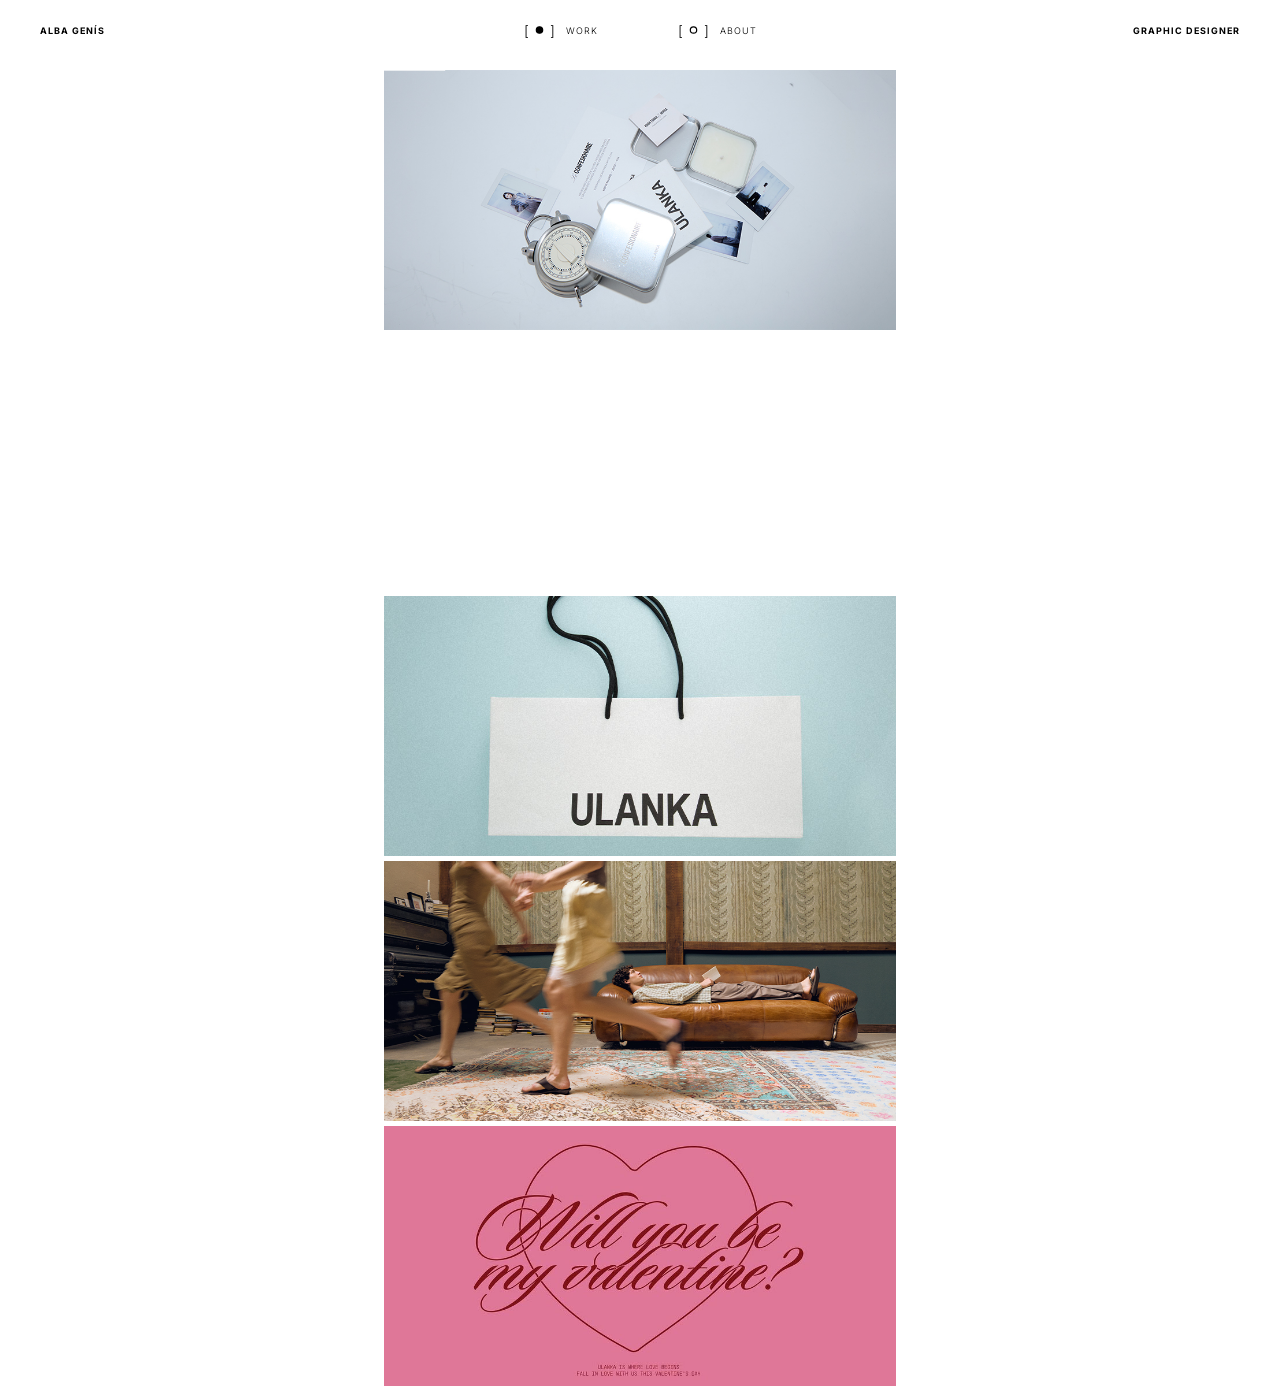
<file: index.html>
<!DOCTYPE html>
<html lang="es">
<head>
  <meta charset="UTF-8">
  <meta name="viewport" content="width=device-width, initial-scale=1.0">
  <title>Portfolio - Alba Genís</title>
  <link rel="stylesheet" href="style.css">
</head>
<body>
<!-- -------------------------------- MENU -------------------------------- -->
  <header>
    <div class="left">ALBA GENÍS</div>
    <nav>
  <a href="#" class="nav-item active">
    <span class="icon">
      <span class="bracket">[</span>

      <svg width="16" height="16" viewBox="0 0 20 20">
        <circle cx="10" cy="10" r="4" class="dot"/>
      </svg>

      <span class="bracket">]</span>
    </span>
    WORK
  </a>

  <a href="about.html" class="nav-item">
    <span class="icon">
      <span class="bracket">[</span>
      <svg width="16" height="16" viewBox="0 0 20 20">
        <circle cx="10" cy="10" r="4" class="dot"/>
      </svg>
      <span class="bracket">]</span>
    </span>
    ABOUT
  </a>

</nav>
    <div class="right">GRAPHIC DESIGNER</div>
  </header>
<!-- --------------------------------FIN MENU -------------------------------- -->
<!---------------------------SCROLL PROYECTOS HOME--------------------- -->

  <main>
     <!----------------------------------- PROYECTO 1 ------------------------------------->
    <section class="project">
  <div class="media">

    <!-- FILA IZQUIERDA -->
    <div class="side left">
      <img src="contenido/proyecto 4/carrusel/proyecto4-img2.jpg">
       <div class="side-item">
          <img src="contenido/proyecto 4/carrusel/proyecto4-img8.jpg">
          <p> Le Confesionaire </p>
    </div>

       </div>
      

    <!-- IMAGEN CENTRAL -->
    <div class="center">
      <a href="proyecto4.html">
      <img src="contenido/proyecto 4/portada-invitacion-leconfesionaire2.jpg">
      </a>
    </div>

    <!-- FILA DERECHA -->
    <div class="side right">
       <div class="side-item">
        <img src="contenido/proyecto 4/carrusel/proyecto4-img7.jpg">
        <p>Graphic design and art direction</p>
       </div>
    
      <img src="contenido/proyecto 4/carrusel/proyecto4-img4.jpg">
    </div>

  </div>
</section>
 <!----------------------------------- PROYECTO 2 ------------------------------------->
    <section class="project">
  <div class="media">

    <!-- FILA IZQUIERDA -->
    <div class="side left">
      <img src="contenido/proyecto 7/preyecto-7-cartel.jpg"> 
       <div class="side-item">
          <img src="contenido/proyecto 7/foto-1-proyecto-summer-party.jpg">
          <p> Summer Opening Party </p>
    </div>

       </div>
      

    <!-- IMAGEN CENTRAL -->
    <div class="center">
      <a href="proyecto7.html">
      <video src="contenido/proyecto 7/proyecto-7-img-central-1.mp4" autoplay loop muted playsinline>
      </video>
      </a>
    </div>

    <!-- FILA DERECHA -->
    <div class="side right">
       <div class="side-item">
        <img src="contenido/proyecto 7/proyecto-7-foto-gildas.jpg">
        <p>Set design and graphics</p>
       </div>
    
      <video src="contenido/proyecto 7/proyecto-7-pegatinas-sueltas.mp4" autoplay loop muted playsinline>
      </video>  
    </div>

  </div>
</section>


<!----------------------------------- PROYECTO 3 ------------------------------------->
    <section class="project">
  <div class="media">

    <!-- FILA IZQUIERDA -->
    <div class="side left">
      <img src="contenido/proyecto 5/proyecto-bolsa-6.jpg">
       <div class="side-item">
          <img src="contenido/proyecto 5/proyecto-bolsa-2.jpg">
          <p>Limited edition bag </p>
    </div>

       </div>
      

    <!-- IMAGEN CENTRAL -->
    <div class="center">
      <a href="proyecto5.html">
      <img src="contenido/proyecto-bolsa-7.jpg">
      </a>
    </div>

    <!-- FILA DERECHA -->
    <div class="side right">
       <div class="side-item">
        <img src="contenido/proyecto 5/proyecto-bolsa-8.jpg">
        <p>Packaging design</p>
       </div>
    
      <img src="contenido/proyecto 5/proyecto-bolsa-4.jpg">
    </div>

  </div>
</section>

<!----------------------------------- PROYECTO 2 ------------------------------------->
    <section class="project">
  <div class="media">

    <!-- FILA IZQUIERDA -->
    <div class="side left">
      <img src="contenido/proyecto 6/proyecto-6-img3.jpg">
       <div class="side-item">
          <img src="contenido/proyecto 6/proyecto-6-img2.jpg">
          <p>First days of summer </p>
    </div>

       </div>
      

    <!-- IMAGEN CENTRAL -->
    <div class="center">
      <a href="proyecto6.html">
      <img src="contenido/proyecto 6/proyecto-6-imgcentral.jpg">
      </a>
    </div>

    <!-- FILA DERECHA -->
    <div class="side right">
       <div class="side-item">
        <img src="contenido/proyecto 6/proyecto-6-img1.jpg">
        <p>Set design and graphics</p>
       </div>
    
      <img src="contenido/proyecto 6/proyecto-6-img4.jpg">
    </div>

  </div>
</section>

    <!----------------------------------- PROYECTO 4 ------------------------------------->
    <section class="project">
  <div class="media">

    <!-- FILA IZQUIERDA -->
    <div class="side left">
      <img src="contenido/proyecto 1/hover/proyecto1-img1.jpg">
       <div class="side-item">
          <video src="contenido/proyecto 1/hover/proyecto1-video1.mp4" autoplay loop muted playsinline></video>
          <p>Sv campaign 2025 </p>
    </div>

       </div>
      

    <!-- IMAGEN CENTRAL -->
    <div class="center">
      <a href="proyecto1.html">
      <img src="contenido/proyecto-1-home.jpg">
      </a>
    </div>

    <!-- FILA DERECHA -->
    <div class="side right">
       <div class="side-item">
        <video src="contenido/proyecto 1/hover/proyecto1-video2.mp4" autoplay loop muted playsinline></video>
        <p>Graphics and content creation</p>
       </div>
    
      <video src="contenido/proyecto 1/hover/proyecto1-video3.mp4" autoplay loop muted playsinline></video>
    </div>

  </div>
</section>

    
    
  </main>
  
<script>
  window.addEventListener("scroll", () => {
    if (window.scrollY > 40) {
      document.body.classList.add("menu-scrolled");
    } else {
      document.body.classList.remove("menu-scrolled");
    }
  });
</script>

</body>
</html>
</file>
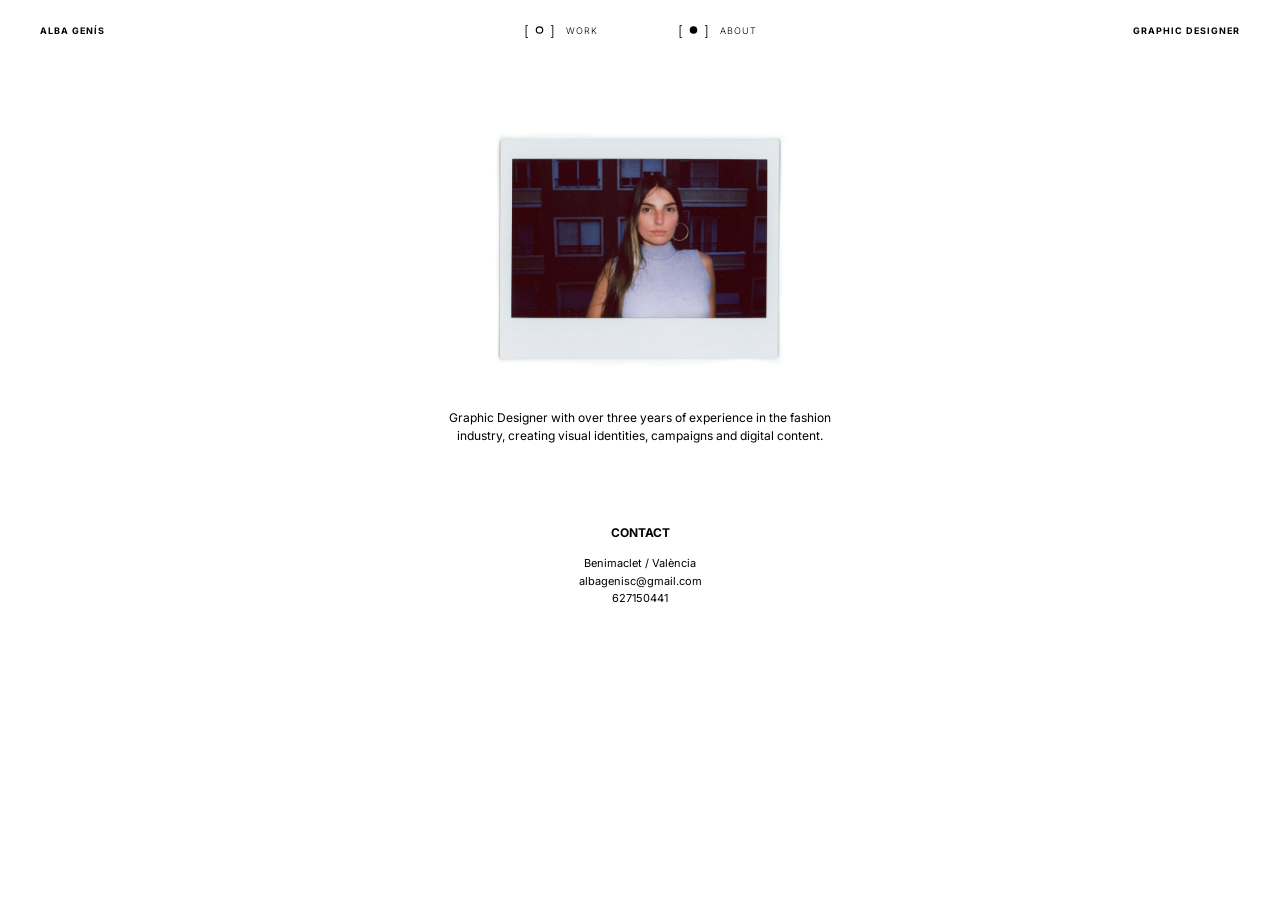
<file: about.html>
<!DOCTYPE html>
<html lang="es">
<head>
  <meta charset="UTF-8">
  <meta name="viewport" content="width=device-width, initial-scale=1.0">
  <title>Portfolio - Alba Genís</title>
  <link rel="stylesheet" href="style.css">
</head>
<body>
<!-- -------------------------------- MENU -------------------------------- -->
 <header>
    <div class="left">
      <a href="index.html">ALBA GENÍS</a>
    </div>
    <nav>
  <a href="index.html" class="nav-item" >
    <span class="icon">
      <span class="bracket">[</span>

      <svg width="16" height="16" viewBox="0 0 20 20">
        <circle cx="10" cy="10" r="4" class="dot"/>
      </svg>

      <span class="bracket">]</span>
    </span>
    WORK
  </a>

  <a href="about.html" class="nav-item active">
    <span class="icon">
      <span class="bracket">[</span>
      <svg width="16" height="16" viewBox="0 0 20 20">
        <circle cx="10" cy="10" r="4" class="dot"/>
      </svg>
      <span class="bracket">]</span>
    </span>
    ABOUT
  </a>

</nav>
    <div class="right">GRAPHIC DESIGNER</div>
  </header>
<!-- --------------------------------FIN MENU -------------------------------- -->
<!---------------------------SCROLL PROYECTOS HOME--------------------- -->

 <main class="about-page">

  <div class="about-image">
    <img src="contenido/PAGINA ABOUT/foto-about.jpg" alt="Alba Genís">
  </div>

  <div class="about-text">
    <p>
      Graphic Designer with over three years of experience in the fashion industry,
      creating visual identities, campaigns and digital content.
    </p>
  </div>

  <div class="about-contact">

    <h2>CONTACT</h2>

    <p>Benimaclet / València</p>

    <p>
      <a href="mailto:albagenisc@gmail.com">
        albagenisc@gmail.com
      </a>
    </p>

    <p>
      <a href="tel:+34627150441">
        627150441
      </a>
    </p>

  </div>

</main>

</body>
</html>
</file>
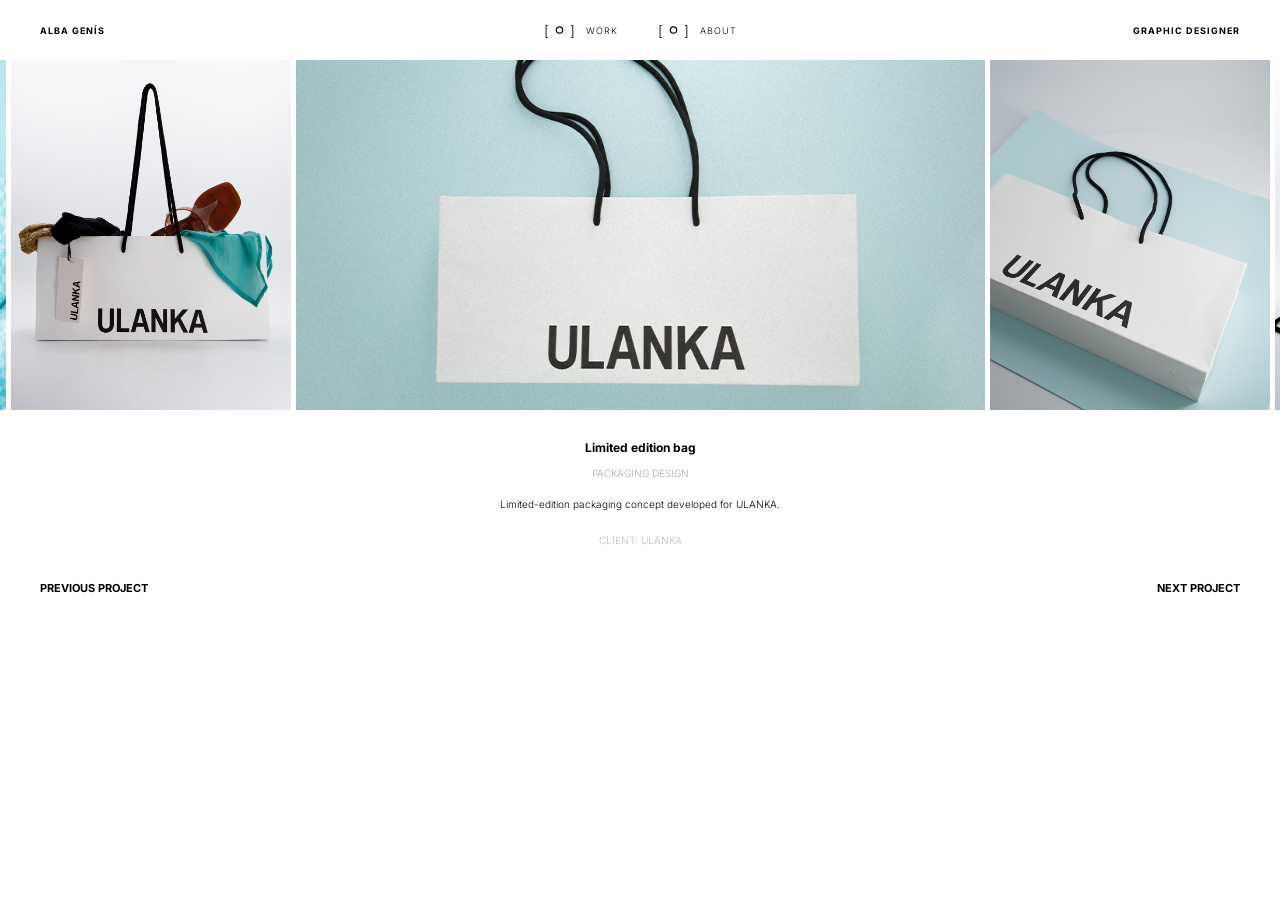
<file: proyecto5.html>
<!DOCTYPE html>
<html lang="es">
<head>
  <meta charset="UTF-8">
  <meta name="viewport" content="width=device-width, initial-scale=1.0">
  <title>Portfolio - Alba Genís</title>
  <link rel="stylesheet" href="style-proyectos.css">
</head>

<body>

<!-- -------------------------------- MENU -------------------------------- -->
<header>
  <div class="left">
    <a href="index.html">ALBA GENÍS</a>
  </div>

  <nav>
    <a href="index.html" class="nav-item">
      <span class="icon">
        <span class="bracket">[</span>
        <svg width="16" height="16" viewBox="0 0 20 20">
          <circle cx="10" cy="10" r="4" class="dot"/>
        </svg>
        <span class="bracket">]</span>
      </span>
      WORK
    </a>

    <a href="about.html" class="nav-item">
      <span class="icon">
        <span class="bracket">[</span>
        <svg width="16" height="16" viewBox="0 0 20 20">
          <circle cx="10" cy="10" r="4" class="dot"/>
        </svg>
        <span class="bracket">]</span>
      </span>
      ABOUT
    </a>
  </nav>

  <div class="right">GRAPHIC DESIGNER</div>
</header>
<!-- -------------------------------- FIN MENU -------------------------------- -->


<main class="project-page">

  <!-- 🎥 CARRUSEL -->
  <section class="carousel">
    <div class="carousel-track">

        <img src="contenido/proyecto 5/proyecto-bolsa-6.jpg">

       <img src="contenido/proyecto 5/proyecto-bolsa-2.jpg">

      <img src="contenido/proyecto-bolsa-7.jpg">

      <img src="contenido/proyecto 5/proyecto-bolsa-8.jpg">

      <img src="contenido/proyecto 5/proyecto-bolsa-4.jpg">

      <img src="contenido/proyecto 5/proyecto-bolsa.jpg">

      <img src="contenido/proyecto 5/proyecto-bolsa-9.jpg">

        <img src="contenido/proyecto 5/proyecto-bolsa-10.jpg">


  </section>


  <!-- 📝 TEXTO -->
  <section class="project-info">
    <h1>Limited edition bag</h1>

    <p class="subtitle">
      Packaging design
    </p>

    <p>
      
      Limited-edition packaging concept developed for ULANKA.
    </p>


    <div class="info-bottom">
      <a href="proyecto6.html" class="prev">PREVIOUS PROJECT</a>
      <p class="client">CLIENT: ULANKA</p>
      <a href="proyecto1.html" class="next">NEXT PROJECT</a>
    </div>
  </section>

</main>


<script>
  window.addEventListener("load", () => {
    const carousel = document.querySelector(".carousel");
    const track = document.querySelector(".carousel-track");

    if (!carousel || !track) return;

    const items = track.children;
    const centerItem = items[2];

    if (!centerItem) return;

    const offset =
      centerItem.offsetLeft -
      (carousel.offsetWidth / 2) +
      (centerItem.offsetWidth / 2);

    carousel.scrollLeft = offset;
  });

  const carousel = document.querySelector(".carousel");

  if (carousel) {
    carousel.addEventListener("wheel", (event) => {
      if (Math.abs(event.deltaY) > Math.abs(event.deltaX)) {
        event.preventDefault();
        carousel.scrollLeft += event.deltaY;
      }
    }, { passive: false });
  }
</script>

</body>
</html>
</file>
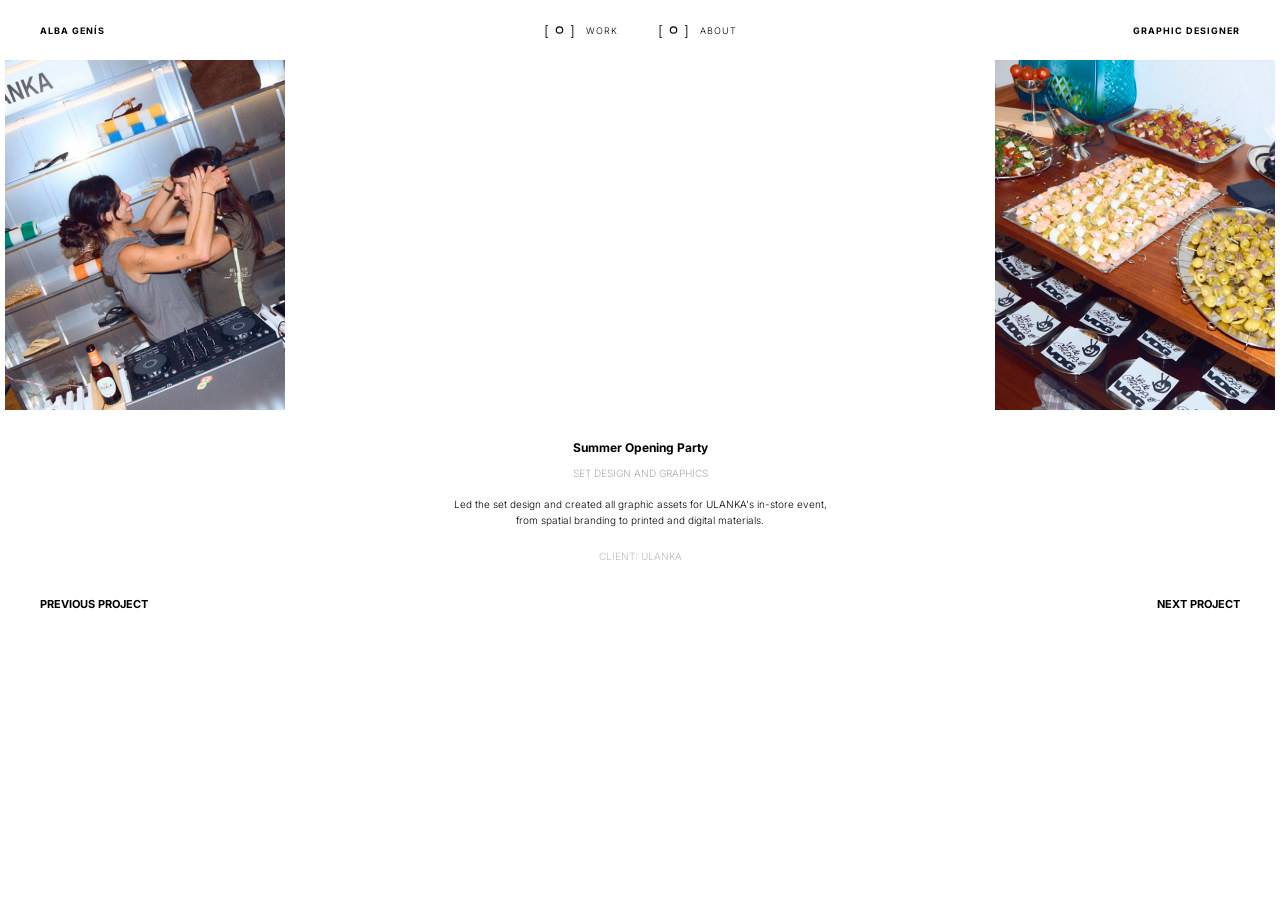
<file: proyecto7.html>
<!DOCTYPE html>
<html lang="es">
<head>
  <meta charset="UTF-8">
  <meta name="viewport" content="width=device-width, initial-scale=1.0">
  <title>Portfolio - Alba Genís</title>
  <link rel="stylesheet" href="style-proyectos.css">
</head>

<body>

<!-- -------------------------------- MENU -------------------------------- -->
<header>
  <div class="left">
    <a href="index.html">ALBA GENÍS</a>
  </div>

  <nav>
    <a href="index.html" class="nav-item">
      <span class="icon">
        <span class="bracket">[</span>
        <svg width="16" height="16" viewBox="0 0 20 20">
          <circle cx="10" cy="10" r="4" class="dot"/>
        </svg>
        <span class="bracket">]</span>
      </span>
      WORK
    </a>

    <a href="about.html" class="nav-item">
      <span class="icon">
        <span class="bracket">[</span>
        <svg width="16" height="16" viewBox="0 0 20 20">
          <circle cx="10" cy="10" r="4" class="dot"/>
        </svg>
        <span class="bracket">]</span>
      </span>
      ABOUT
    </a>
  </nav>

  <div class="right">GRAPHIC DESIGNER</div>
</header>
<!-- -------------------------------- FIN MENU -------------------------------- -->


<main class="project-page">

  <!-- 🎥 CARRUSEL -->
  <section class="carousel">
    <div class="carousel-track">

        <img src="contenido/proyecto 7/preyecto-7-cartel.jpg">

       <img src="contenido/proyecto 7/foto-1-proyecto-summer-party.jpg">

      <video src="contenido/proyecto 7/proyecto-7-img-central-1.mp4" autoplay loop muted playsinline></video>

      <img src="contenido/proyecto 7/proyecto-7-foto-gildas.jpg">

      <video src="contenido/proyecto 7/proyecto-7-pegatinas-sueltas.mp4" autoplay loop muted playsinline></video>
      <img src="contenido/proyecto 7/foto-2-proyecto-summer-party.jpg">
        
      
      </div>
      
  </section>


  <!-- 📝 TEXTO -->
  <section class="project-info">
    <h1>Summer Opening Party</h1>

    <p class="subtitle">
      Set design and graphics
    </p>

    <p>
      
      Led the set design and created all graphic assets for ULANKA's in-store event, <br> from spatial branding to printed and digital materials.
    </p>


    <div class="info-bottom">
      <a href="proyecto4.html" class="prev">PREVIOUS PROJECT</a>
      <p class="client">CLIENT: ULANKA</p>
      <a href="proyecto5.html" class="next">NEXT PROJECT</a>
    </div>
  </section>

</main>


<script>
  window.addEventListener("load", () => {
    const carousel = document.querySelector(".carousel");
    const track = document.querySelector(".carousel-track");

    if (!carousel || !track) return;

    const items = track.children;
    const centerItem = items[2];

    if (!centerItem) return;

    const offset =
      centerItem.offsetLeft -
      (carousel.offsetWidth / 2) +
      (centerItem.offsetWidth / 2);

    carousel.scrollLeft = offset;
  });

  const carousel = document.querySelector(".carousel");

  if (carousel) {
    carousel.addEventListener("wheel", (event) => {
      if (Math.abs(event.deltaY) > Math.abs(event.deltaX)) {
        event.preventDefault();
        carousel.scrollLeft += event.deltaY;
      }
    }, { passive: false });
  }
</script>

</body>
</html>
</file>
<file: style.css>
* {
  margin: 0;
  padding: 0;
  box-sizing: border-box;
}
@font-face {
  font-family: 'Inter';
  src: url('fuentes/inter/Inter-VariableFont_opsz\,wght.ttf') format('truetype');
  font-weight: 100 900;
  font-style: normal;
}

body {
  background: #ffffff;
  font-family: 'Inter', sans-serif;
}


/* HEADER */
header {
  position: fixed;
  top: 0;
  width: 100%;
  height: 60px;

  display: flex;
  align-items: center;

  padding: 0 40px;
  font-size: 12px;
  letter-spacing: 1px;

   z-index: 1000; /* para que esté por encima del contenido */

   mix-blend-mode: difference;
}

header,
header a,
.nav-item {
  color: white;
  font-weight: 300;
  font-family: 'Inter', sans-serif;
  font-size: 9px;
}

nav {
  position: absolute;
  left: 50%;
  transform: translateX(-50%);

  display: flex;
  gap: 60px;
}

.left {
  margin-right: auto;
  font-weight: 700;
}

.left a {
  color: rgb(255, 255, 255);
  text-decoration: none;
  font-weight: 700; /* o bold */
}

.right {
  margin-left: auto;
  font-weight: 700;
}

nav {
  display: flex;
  align-items: center;
  gap: 40px; /* ajusta este espacio a tu gusto */
} 

nav a {
  margin: 0 20px;
  text-decoration: none;
  color: white;
}
.nav-item {
  display: flex;
  align-items: center;
  gap: 10px;
  text-decoration: none;
  color: white;
}

.icon {
  display: flex;
  align-items: center;
  gap: 2px;
}

.bracket {
  font-size: 14px;
}

.dot {
  fill: none;
  stroke: white;
  stroke-width: 1.5;
}

.nav-item:hover .dot {
  fill: white;
}

.nav-item.active .dot {
  fill: white;
}

/* CONTENIDO */
main {
  margin-top: 70px;
  display: flex;
  flex-direction: column;
  align-items: center;
}

/* PROYECTOS */
.project {
  width: 40%;
  margin: 0 auto 5px auto; /* centra SIEMPRE */
}

.project img {
  width: 100%;
  display: block;
}

.project video {
  width: 100%;
  display: block;
}

/* MEDIA HOVER */
.media {
  position: relative;
  width: 100%;
}
/* centro */
.center {
  width: 100%;
  max-width: 100%;
  z-index: 2;
}

.center img,
.center video {
  width: 100%;
  display: block;
}



/* lados (ocultos al inicio) */
.side {
  display: none;
  gap: 5px;
  position: absolute;
  top: 0;
  height: 100%;
 
}

.left {
  right: calc(100% + 5px);
}

.right {
  left: calc(100% + 5px);
}

/* tamaño de items */
.side img,
.side video {
  height: 100%;     /* 🔥 misma altura que el contenedor */
  width: auto;      /* 🔥 mantiene proporción */
  object-fit: contain; /* 🔥 NO recorta */
  background: white !important;
}
.side-item {
  display: flex;
  flex-direction: column;
}

.side-item p {

  margin-top: 5px;

  font-size: 10px;
  FONT-WEIGHT: 300;

  color: black;
  text-align: center;
}

/* 🔥 HOVER */
.media:hover .side {
  display: flex;
}

/* PAGINA DE ABOUT*/
.about-page {
  margin-top: 120px;

  display: flex;
  flex-direction: column;
  align-items: center;
}

.about-image {
  width: 320px;´
  margin-top: 100px;
  margin-bottom: 30px;
}

.about-image img {
  width: 100%;
  display: block;
}

.about-text {
  max-width: 420px;

  text-align: center;

  font-size: 12px;
  line-height: 1.5;

  margin-bottom: 80px;
}

.about-contact {
  text-align: center;
}

.about-contact h2 {
  font-size: 12px;
  margin-bottom: 15px;
}

.about-contact p {
  font-size: 11px;
  line-height: 1.6;
}

.about-contact a {
  color: inherit;
  text-decoration: none;
}

.about-contact a:hover {
  text-decoration: underline;
}

/* ------------------- MOBILE MENU ------------------- */
@media (max-width: 768px) {

  header {
    height: 150px;
    padding: 28px 20px 20px;
    flex-direction: column;
    justify-content: flex-start;
    gap: 45px;
    mix-blend-mode: difference;
    transition: height 0.2s ease, padding 0.2s ease;
  }

  header .left {
  margin: 0;
  font-size: 18px;
  font-weight: 700;
  text-align: center;
}

header .left a {
  font-size: 18px;
  font-weight: 700;
   color: rgb(255, 255, 255);
  text-decoration: none;
  font-weight: 700; /* o bold */
}

  .right {
    display: none;
  }

  nav {
    position: static;
    transform: none;
    display: flex;
    gap: 10px;
    font-size: 13px;
  }

  body.menu-scrolled header {
    height: 60px;
    padding: 40px 20px;
    justify-content: center;
  }

  body.menu-scrolled .left {
    display: none;
  }

  main {
    margin-top: 170px;
  }
}

/*presentacion proyectos movil*/
@media (max-width: 768px) {
  .project {
    width: 90%;
     margin: 0 auto 28px auto;
  }

  .side {
    display: none !important; /* oculta siempre los lados en móvil */
  }
}
</file>
<file: style-proyectos.css>
* {
  margin: 0;
  padding: 0;
  box-sizing: border-box;
}

@font-face {
  font-family: 'Inter';
  src: url('fuentes/inter/Inter-VariableFont_opsz\,wght.ttf') format('truetype');
  font-weight: 100 900;
  font-style: normal;
}

html,
body {
  width: 100%;
  min-height: 100%;
}

body {
  background: #ffffff;
  font-family: 'Inter', sans-serif;
  overflow-x: hidden;
}

/* ------------------- HEADER ------------------- */

header {
  position: fixed;
  top: 0;
  left: 0;

  width: 100%;
  height: 60px;

  display: flex;
  align-items: center;

  padding: 0 40px;
  font-size: 9px;
  letter-spacing: 1px;

  z-index: 1000;
  mix-blend-mode: difference;
}

header,
header a,
.nav-item {
  color: white;
  font-family: 'Inter', sans-serif;
  font-size: 9px;
  font-weight: 300;
}

.left {
  margin-right: auto;
}

.left a,
.left a:visited,
.left a:hover,
.left a:active {
  color: white;
  text-decoration: none;
  font-weight: 700;
}

.right {
  margin-left: auto;
  font-weight: 700;
}

nav {
  position: absolute;
  left: 50%;
  transform: translateX(-50%);

  display: flex;
  align-items: center;
  gap: 40px;
}

nav a {
  text-decoration: none;
  color: white;
}

.nav-item {
  display: flex;
  align-items: center;
  gap: 10px;
  text-decoration: none;
}

.icon {
  display: flex;
  align-items: center;
  gap: 2px;
}

.bracket {
  font-size: 14px;
}

.dot {
  fill: none;
  stroke: white;
  stroke-width: 1.5;
}

.nav-item:hover .dot,
.nav-item.active .dot {
  fill: white;
}

/* ------------------- PROJECT PAGE ------------------- */

.project-page {
  width: 100%;
  overflow-x: visible;
}

/* ------------------- CARRUSEL ------------------- */

.carousel {
  margin-top: 60px;

  width: 100%;
  max-width: 100%;

  overflow-x: auto;
  overflow-y: hidden;

  scroll-behavior: auto;
  cursor: grab;
}

.carousel:active {
  cursor: grabbing;
}

.carousel-track {
  display: flex;
  align-items: flex-start;
  gap: 5px;

  width: max-content;
  min-width: 100%;
}

.carousel img,
.carousel video {
  height: 350px;
  width: auto;

  display: block;
  flex-shrink: 0;

  object-fit: contain;
}

.carousel-item {
  height: auto;

  display: flex;
  flex-direction: column;
  align-items: center;
  flex-shrink: 0;
}

.carousel-item video {
  height: 350px;
  width: auto;
  display: block;
}

.insta-btn {
  margin-top: 8px;
  font-size: 10px;
  text-decoration: none;
  color: rgb(108, 108, 108);
}

.insta-btn:hover {
  text-decoration: underline;
}

/* Ocultar scrollbar */
.carousel::-webkit-scrollbar {
  display: none;
}

.carousel {
  -ms-overflow-style: none;
  scrollbar-width: none;
}

/* ------------------- DESCRIPCIÓN PROYECTOS ------------------- */

.project-info {
  max-width: 600px;
  margin: 30px auto;
  text-align: center;
}

.project-info h1 {
  font-size: 12px;
  margin-bottom: 10px;
}

.subtitle {
  font-size: 9px;
  color: #aaa;
  margin-bottom: 20px;
  text-transform: uppercase;
}

.project-info p {
  font-size: 10px;
  line-height: 1.6;
  margin-bottom: 15px;
  font-weight: 300;
}

.info-bottom {
  display: grid;
  grid-template-columns: 1fr auto 1fr;
  align-items: center;

  width: 100vw;
  margin-left: 50%;
  transform: translateX(-50%);

  margin-top: 60px;
  padding: 0 40px;
}

.client {
  margin: 0;
  font-size: 10px;
  color: #bbb;
  justify-self: center;
  transform: translateY(-40px);
}

.prev {
  justify-self: start;
  font-size: 11px;
  font-weight: 700;
  text-decoration: none;
  color: black;
}

.next {
  justify-self: end;
  font-size: 11px;
  font-weight: 700;
  text-decoration: none;
  color: black;
}

/* ------------------- MOBILE ------------------- */

@media (max-width: 768px) {

  header {
    height: 150px;
    padding: 28px 20px 20px;

    flex-direction: column;
    justify-content: flex-start;
    gap: 45px;

    mix-blend-mode: difference;
  }

header .left {
  margin: 0;
  font-size: 18px;
  font-weight: 700;
  text-align: center;
}

header .left a {
  font-size: 18px;
  font-weight: 700;
   color: rgb(255, 255, 255);
  text-decoration: none;
  font-weight: 700; /* o bold */
}


  .left a,
  .left a:visited,
  .left a:hover,
  .left a:active {
    color: white;
    text-decoration: none;
    font-weight: 700;
  }

  .right {
    display: none;
  }

  nav {
    position: static;
    transform: none;

    display: flex;
    gap: 10px;

    font-size: 13px;
  }

  body.menu-scrolled header {
    height: 60px;
    padding: 40px 20px;
    justify-content: center;
  }

  body.menu-scrolled .left {
    display: none;
  }

  .project-page {
    margin-top: 170px;
  }

  .carousel {
    margin-top: 0;
  }

  .carousel img,
  .carousel video,
  .carousel-item video {
    height: 300px;
  }

  .project-info {
    width: 85%;
    margin: 40px auto;
  }


  .info-bottom {
    padding: 0 10px;
  }

.prev {
  justify-self: start;
  font-size: 11px;
  font-weight: 700;
  text-decoration: none;
  color: black;
}

.next {
  justify-self: end;
  font-size: 11px;
  font-weight: 700;
  text-decoration: none;
  color: black;
}


@media (min-width: 1600px) {

  .carousel img,
  .carousel video,
  .carousel-item video {
    margin-top: 100px;
    height: 400px;
  }

  .project-info {
    max-width: 900px;
    margin-top: 50px;
  }

  .project-info h1 {
    font-size: 12px;
  }

  .subtitle {
    font-size: 9px;
  }

  .project-info p {
    font-size: 12px;
  }

  .prev,
  .next {
    font-size: 10px;
  }

  .client {
    font-size: 12px;
  }
}
</file>
